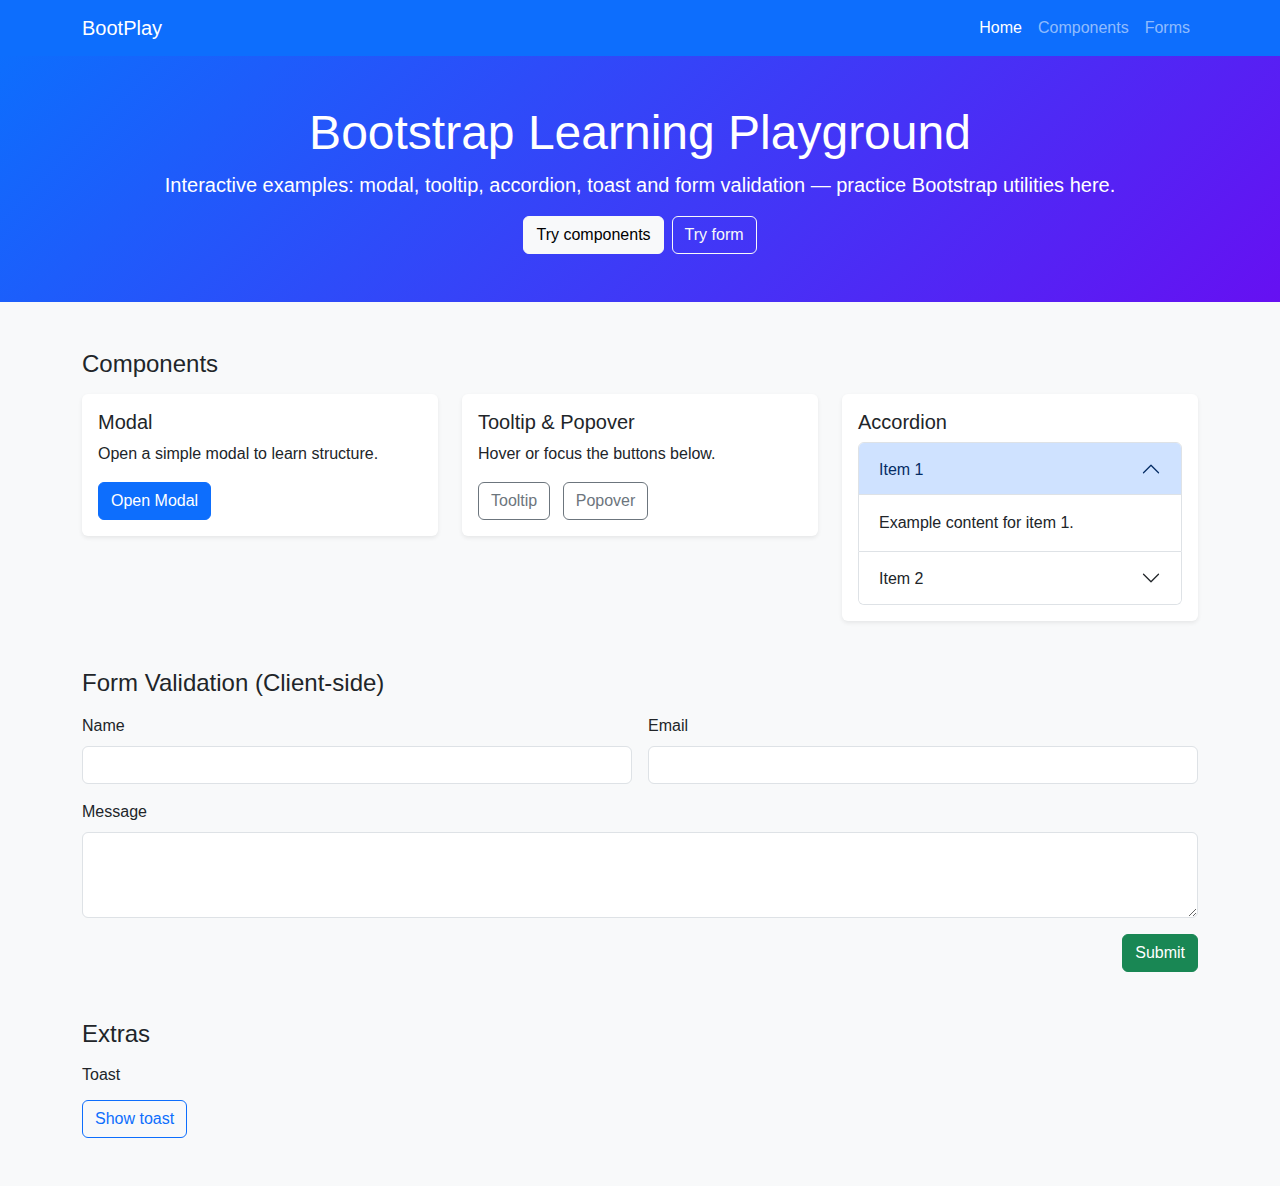
<file: class-2/index.html>
<!DOCTYPE html>
<html lang="en">
<head>
    <meta charset="UTF-8">
    <meta name="viewport" content="width=device-width, initial-scale=1.0">
    <title>Bootstrap Playground — Class 2</title>
    <link href="https://cdn.jsdelivr.net/npm/bootstrap@5.3.2/dist/css/bootstrap.min.css" rel="stylesheet">
    <link rel="stylesheet" href="style.css">
</head>
<body class="bg-light">
    <nav class="navbar navbar-expand-lg navbar-dark bg-primary">
        <div class="container">
            <a class="navbar-brand" href="#">BootPlay</a>
            <button class="navbar-toggler" type="button" data-bs-toggle="collapse" data-bs-target="#nav" aria-controls="nav" aria-expanded="false" aria-label="Toggle navigation">
                <span class="navbar-toggler-icon"></span>
            </button>
            <div class="collapse navbar-collapse" id="nav">
                <ul class="navbar-nav ms-auto">
                    <li class="nav-item"><a class="nav-link active" href="#">Home</a></li>
                    <li class="nav-item"><a class="nav-link" href="#components">Components</a></li>
                    <li class="nav-item"><a class="nav-link" href="#forms">Forms</a></li>
                </ul>
            </div>
        </div>
    </nav>

    <header class="py-5 text-center text-white" style="background: linear-gradient(135deg,#0d6efd,#6610f2);">
        <div class="container">
            <h1 class="display-5">Bootstrap Learning Playground</h1>
            <p class="lead">Interactive examples: modal, tooltip, accordion, toast and form validation — practice Bootstrap utilities here.</p>
            <div class="d-flex justify-content-center gap-2">
                <a class="btn btn-light" href="#components">Try components</a>
                <a class="btn btn-outline-light" href="#forms">Try form</a>
            </div>
        </div>
    </header>

    <main class="container my-5">
        <section id="components" class="mb-5">
            <h2 class="h4 mb-3">Components</h2>

            <div class="row g-4">
                <div class="col-md-4">
                    <div class="card shadow-sm">
                        <div class="card-body">
                            <h5 class="card-title">Modal</h5>
                            <p class="card-text">Open a simple modal to learn structure.</p>
                            <button class="btn btn-primary" data-bs-toggle="modal" data-bs-target="#exampleModal">Open Modal</button>
                        </div>
                    </div>
                </div>

                <div class="col-md-4">
                    <div class="card shadow-sm">
                        <div class="card-body">
                            <h5 class="card-title">Tooltip & Popover</h5>
                            <p class="card-text">Hover or focus the buttons below.</p>
                            <button class="btn btn-outline-secondary me-2" data-bs-toggle="tooltip" data-bs-title="This is a tooltip">Tooltip</button>
                            <button class="btn btn-outline-secondary" data-bs-toggle="popover" title="Popover title" data-bs-content="Some example popover content.">Popover</button>
                        </div>
                    </div>
                </div>

                <div class="col-md-4">
                    <div class="card shadow-sm">
                        <div class="card-body">
                            <h5 class="card-title">Accordion</h5>
                            <div class="accordion" id="playAccordion">
                                <div class="accordion-item">
                                    <h2 class="accordion-header">
                                        <button class="accordion-button" type="button" data-bs-toggle="collapse" data-bs-target="#c1">Item 1</button>
                                    </h2>
                                    <div id="c1" class="accordion-collapse collapse show" data-bs-parent="#playAccordion">
                                        <div class="accordion-body">Example content for item 1.</div>
                                    </div>
                                </div>
                                <div class="accordion-item">
                                    <h2 class="accordion-header">
                                        <button class="accordion-button collapsed" type="button" data-bs-toggle="collapse" data-bs-target="#c2">Item 2</button>
                                    </h2>
                                    <div id="c2" class="accordion-collapse collapse" data-bs-parent="#playAccordion">
                                        <div class="accordion-body">Example content for item 2.</div>
                                    </div>
                                </div>
                            </div>
                        </div>
                    </div>
                </div>
            </div>
        </section>

        <section id="forms" class="mb-5">
            <h2 class="h4 mb-3">Form Validation (Client-side)</h2>
            <form id="demoForm" class="row g-3 needs-validation" novalidate>
                <div class="col-md-6">
                    <label for="name" class="form-label">Name</label>
                    <input type="text" class="form-control" id="name" required>
                    <div class="invalid-feedback">Please enter your name.</div>
                </div>
                <div class="col-md-6">
                    <label for="email" class="form-label">Email</label>
                    <input type="email" class="form-control" id="email" required>
                    <div class="invalid-feedback">Please enter a valid email.</div>
                </div>
                <div class="col-12">
                    <label for="message" class="form-label">Message</label>
                    <textarea class="form-control" id="message" rows="3"></textarea>
                </div>
                <div class="col-12 text-end">
                    <button class="btn btn-success" type="submit">Submit</button>
                </div>
            </form>
        </section>

        <section id="extras">
            <h2 class="h4 mb-3">Extras</h2>
            <div class="d-flex gap-3 align-items-start">
                <div>
                    <h6>Toast</h6>
                    <div class="toast-container position-fixed bottom-0 end-0 p-3">
                        <div id="liveToast" class="toast" role="alert" aria-live="assertive" aria-atomic="true">
                            <div class="toast-header">
                                <strong class="me-auto">BootPlay</strong>
                                <small class="text-muted">now</small>
                                <button type="button" class="btn-close" data-bs-dismiss="toast" aria-label="Close"></button>
                            </div>
                            <div class="toast-body">This is a sample toast message.</div>
                        </div>
                    </div>
                    <button id="showToast" class="btn btn-outline-primary mt-2">Show toast</button>
                </div>
            </div>
        </section>
    </main>

    <!-- Modal -->
    <div class="modal fade" id="exampleModal" tabindex="-1" aria-hidden="true">
        <div class="modal-dialog">
            <div class="modal-content">
                <div class="modal-header">
                    <h5 class="modal-title">Example Modal</h5>
                    <button type="button" class="btn-close" data-bs-dismiss="modal" aria-label="Close"></button>
                </div>
                <div class="modal-body">Hello — this is a plain Bootstrap modal. Try closing it.</div>
                <div class="modal-footer">
                    <button type="button" class="btn btn-secondary" data-bs-dismiss="modal">Close</button>
                    <button type="button" class="btn btn-primary">Save</button>
                </div>
            </div>
        </div>
    </div>

    <script src="https://cdn.jsdelivr.net/npm/bootstrap@5.3.2/dist/js/bootstrap.bundle.min.js"></script>
    <script>
        // Initialize tooltips and popovers
        const tooltipTriggerList = [].slice.call(document.querySelectorAll('[data-bs-toggle="tooltip"]'))
        tooltipTriggerList.map(function (el) { return new bootstrap.Tooltip(el) })

        const popoverTriggerList = [].slice.call(document.querySelectorAll('[data-bs-toggle="popover"]'))
        popoverTriggerList.map(function (el) { return new bootstrap.Popover(el) })

        // Form validation example (Bootstrap docs pattern)
        (function () {
            'use strict'
            const form = document.getElementById('demoForm')
            form.addEventListener('submit', function (event) {
                if (!form.checkValidity()) {
                    event.preventDefault()
                    event.stopPropagation()
                } else {
                    // show toast on successful validation
                    event.preventDefault()
                    const toastEl = document.getElementById('liveToast')
                    const toast = new bootstrap.Toast(toastEl)
                    toast.show()
                    form.reset()
                }
                form.classList.add('was-validated')
            }, false)
        })()

        // Show toast button
        document.getElementById('showToast').addEventListener('click', function () {
            const toastEl = document.getElementById('liveToast')
            const toast = new bootstrap.Toast(toastEl)
            toast.show()
        })
    </script>
</body>
</html>
</file>
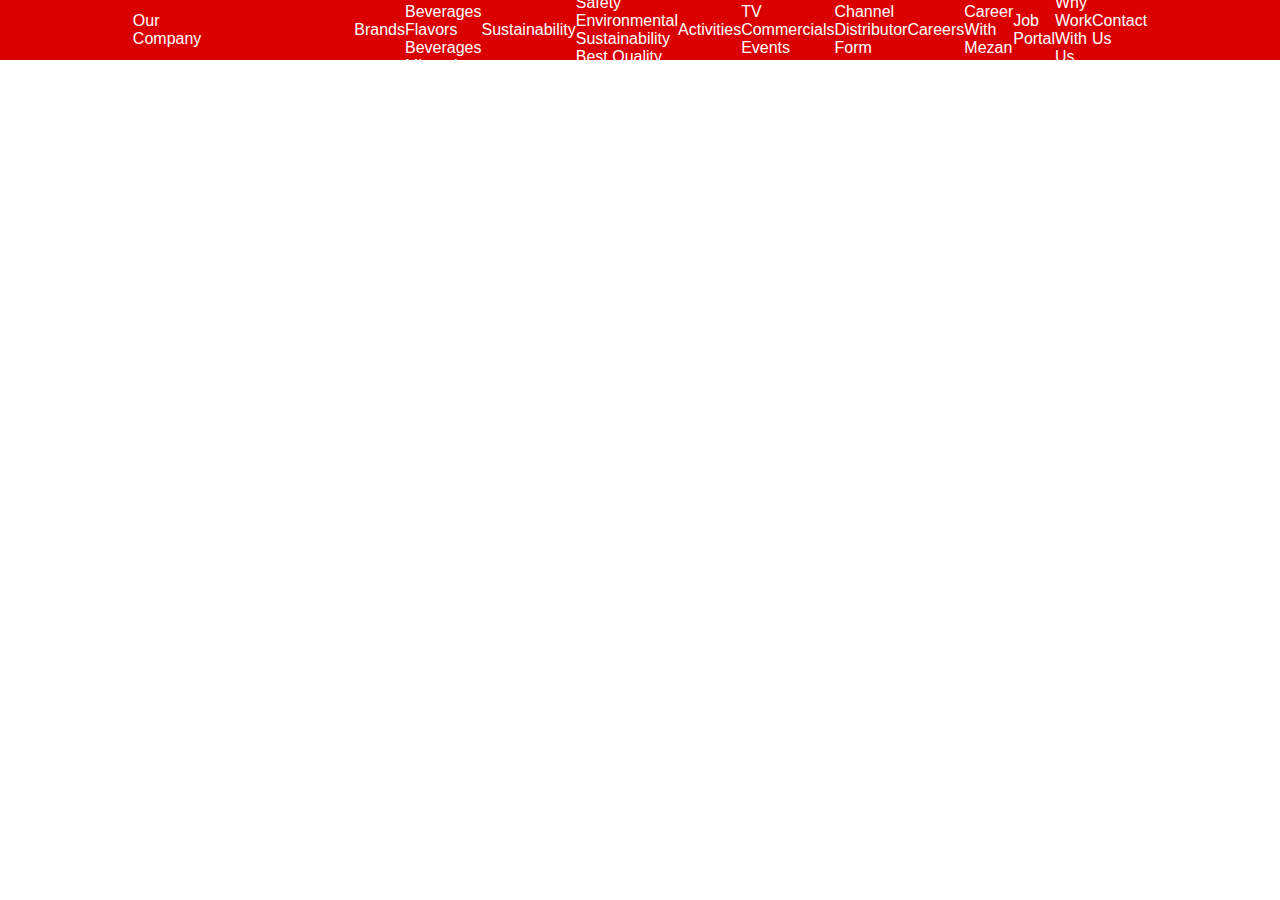
<file: assingment/cola next/02/COLA NEXT.html>
<!DOCTYPE html>
<html lang="en">

<head>
    <meta charset="UTF-8">
    <meta name="viewport" content="width=device-width, initial-scale=1.0">
    <title>COLA NEXT</title>
    <link rel="stylesheet" href="style.css">
</head>

<body>
    <div class="nav-img"></div>
    <div class="navbar">

        <div class="nav-item">

        <p>

            Our Company
        </p>
        <div class="nav-item-1">
            <p>
                Who We Are?
            </p>
            <p>
                Vision & Mission
            </p>
            <p>
                CEO Message
            </p>
        </div>
        <p>
            Brands
        </p>
        <div class="nav-item-2">
            <p>
                Brands
            <p>
                Classic Beverages
            </p>

            <p>
                Flavors Beverages
            </p>

            <p>
                Mineral Water
            </p>


            </p>
        </div>
        <p>
            
            Sustainability
        </p>
        <div class="nav-item-3">
        <p>Health & Safety


        <p> Environmental Sustainability</p>
        <p>Best Quality Commitment</p>



        </p>
    </div>
    <p>
        Activities
    </p>
    <div class="nav-item-4">
        <P>TV Commercials
        </P>
        <P>Events</P>
    </div>

        <p>
            Channel Distributor Form
        </p>
        <p>
            Careers
        </p>


        <p>
            Career With Mezan
        </p>
        <div class="nav-item-5">
        <p>

            Job Portal
        </p>
    </div>
       
        <p>
            Why Work With Us
        </p>
        <p>
            Contact Us
        </p>
    </div>
</div>

</body>

</html>
</file>
<file: assingment/cola next/02/style.css>
* {
    padding: 0;
    margin: 0;
    font-family: Arial, Helvetica, sans-serif;
    /* color: white; */



}

.navbar {

   
    margin: 0;
     height: 60px;
     width: 100%;
     background-color: #db0000;
     color: white;
      display: flex;

     
     justify-content: center;

    
     align-items: center; 

    
}
.nav-img{
    background-image: url(https://colanext.com/wp-content/uploads/2023/05/Round-Logo.png);
    background-size: cover;
    /* background-attachment: fixed; */
    height: 140px;
    width: 140px;
    position: relative;
    top: 10px;
    left: 60px;
    transition: all ease 1s;
    position: fixed;




}
.nav-img:hover{

    transition-duration: 0.7s;
    transition-property: all;
 
    transform: rotate(360deg);
    cursor: pointer;
    position: fixed;
}
.nav-item{
    display: flex;
    align-items: center;
    justify-content: center;
    height: 20px;
    width: 500px;

}
.nav-item-1{
    display: flex;
    align-items: center;
    justify-content: center;
    /* visibility: hidden; */
    background-color:   rgba(255, 255, 255, 0);
    color: #00000000 ;
    transition ;
    


}
.nav-item-1:hover{
    visibility: visible;
    cursor: pointer;
    transform: translateX(20px);
    color: #000000;
    background-color: rgb(255, 255, 255);

}

.nav-item-2{

}
.nav-item-3
.nav-item-4
.nav-item-5
</file>
<file: class-2/style.css>
/* Small custom styles for the Bootstrap playground */
body { font-family: 'Segoe UI', Tahoma, Geneva, Verdana, sans-serif; }
.header-ghost { opacity: .95 }
.hero-img { max-width: 320px }
.logo-rotate { transition: transform .8s ease; }
.logo-rotate:hover { transform: rotate(360deg); }
.card { border: none }
.toast-container { z-index: 1080 }
.btn-toggle { margin-bottom: 10px }
.btn-toggle .btn { margin-right: 5px }
</file>
